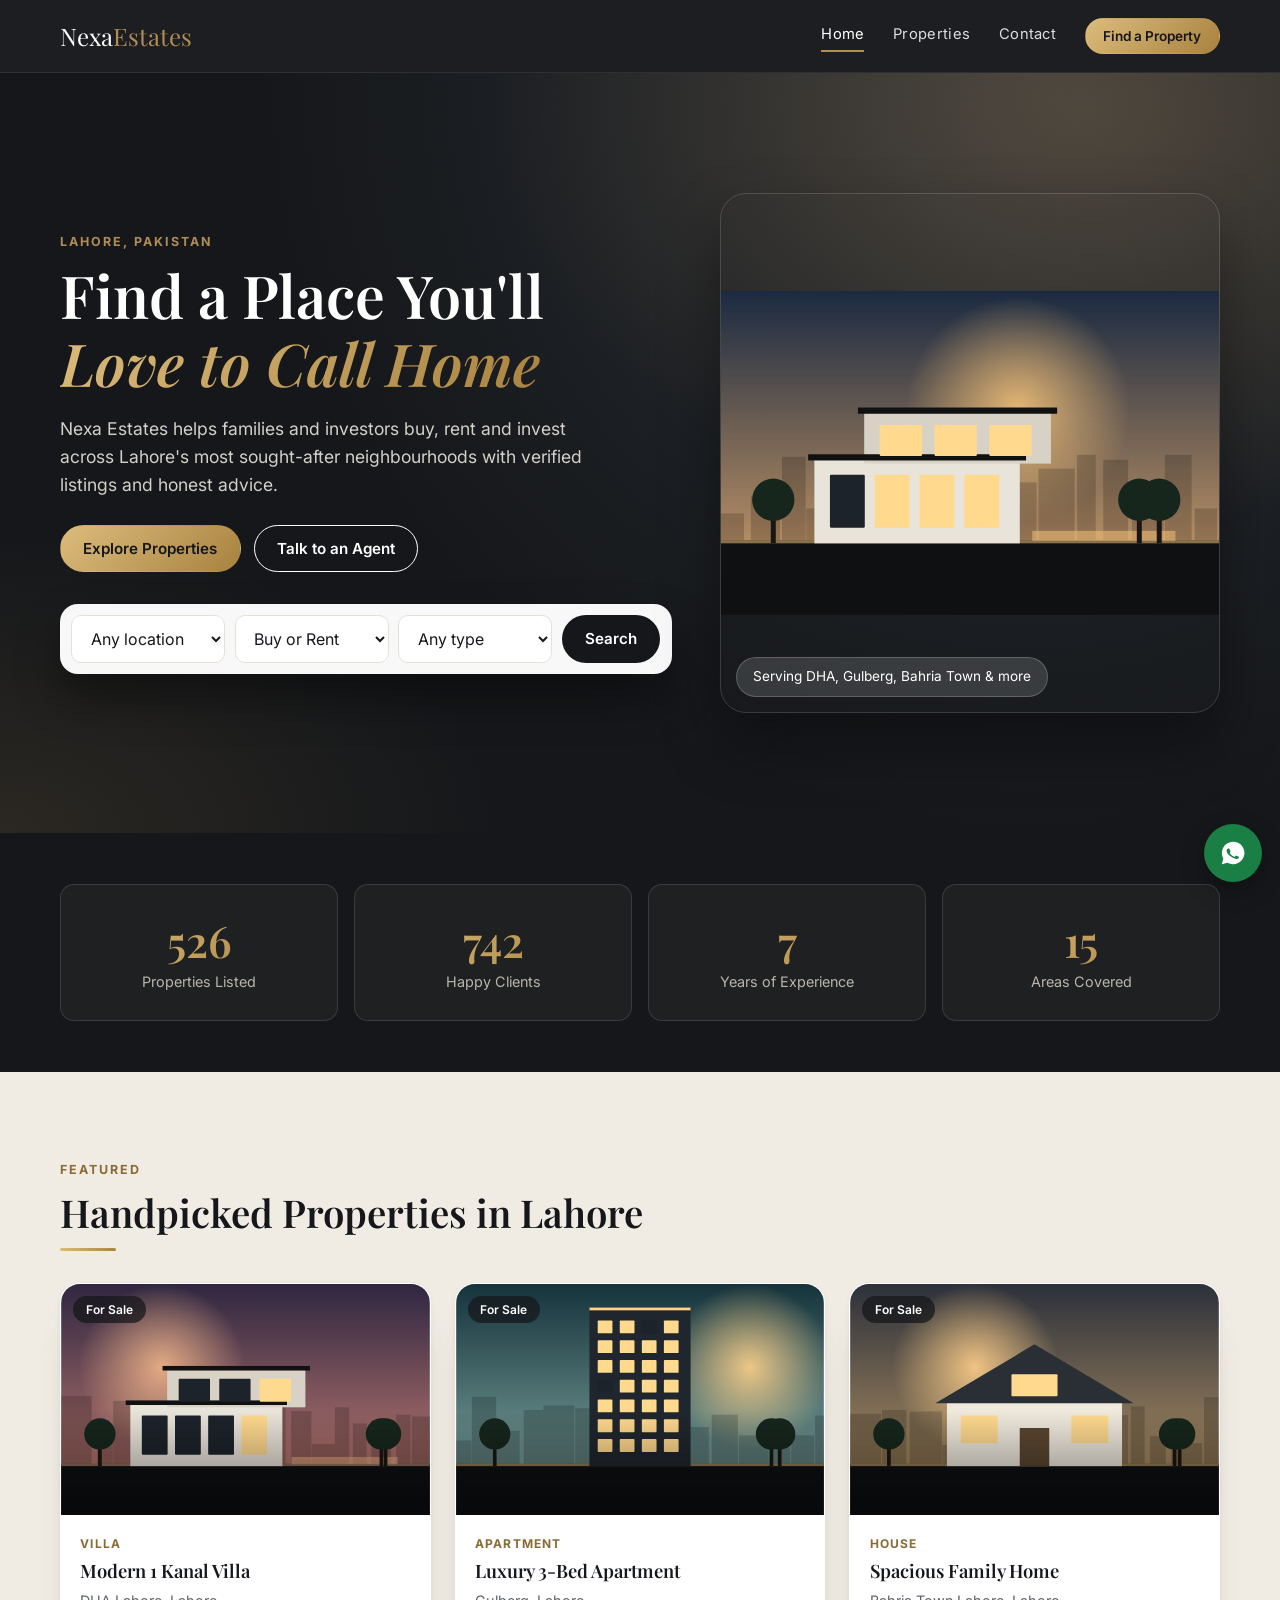
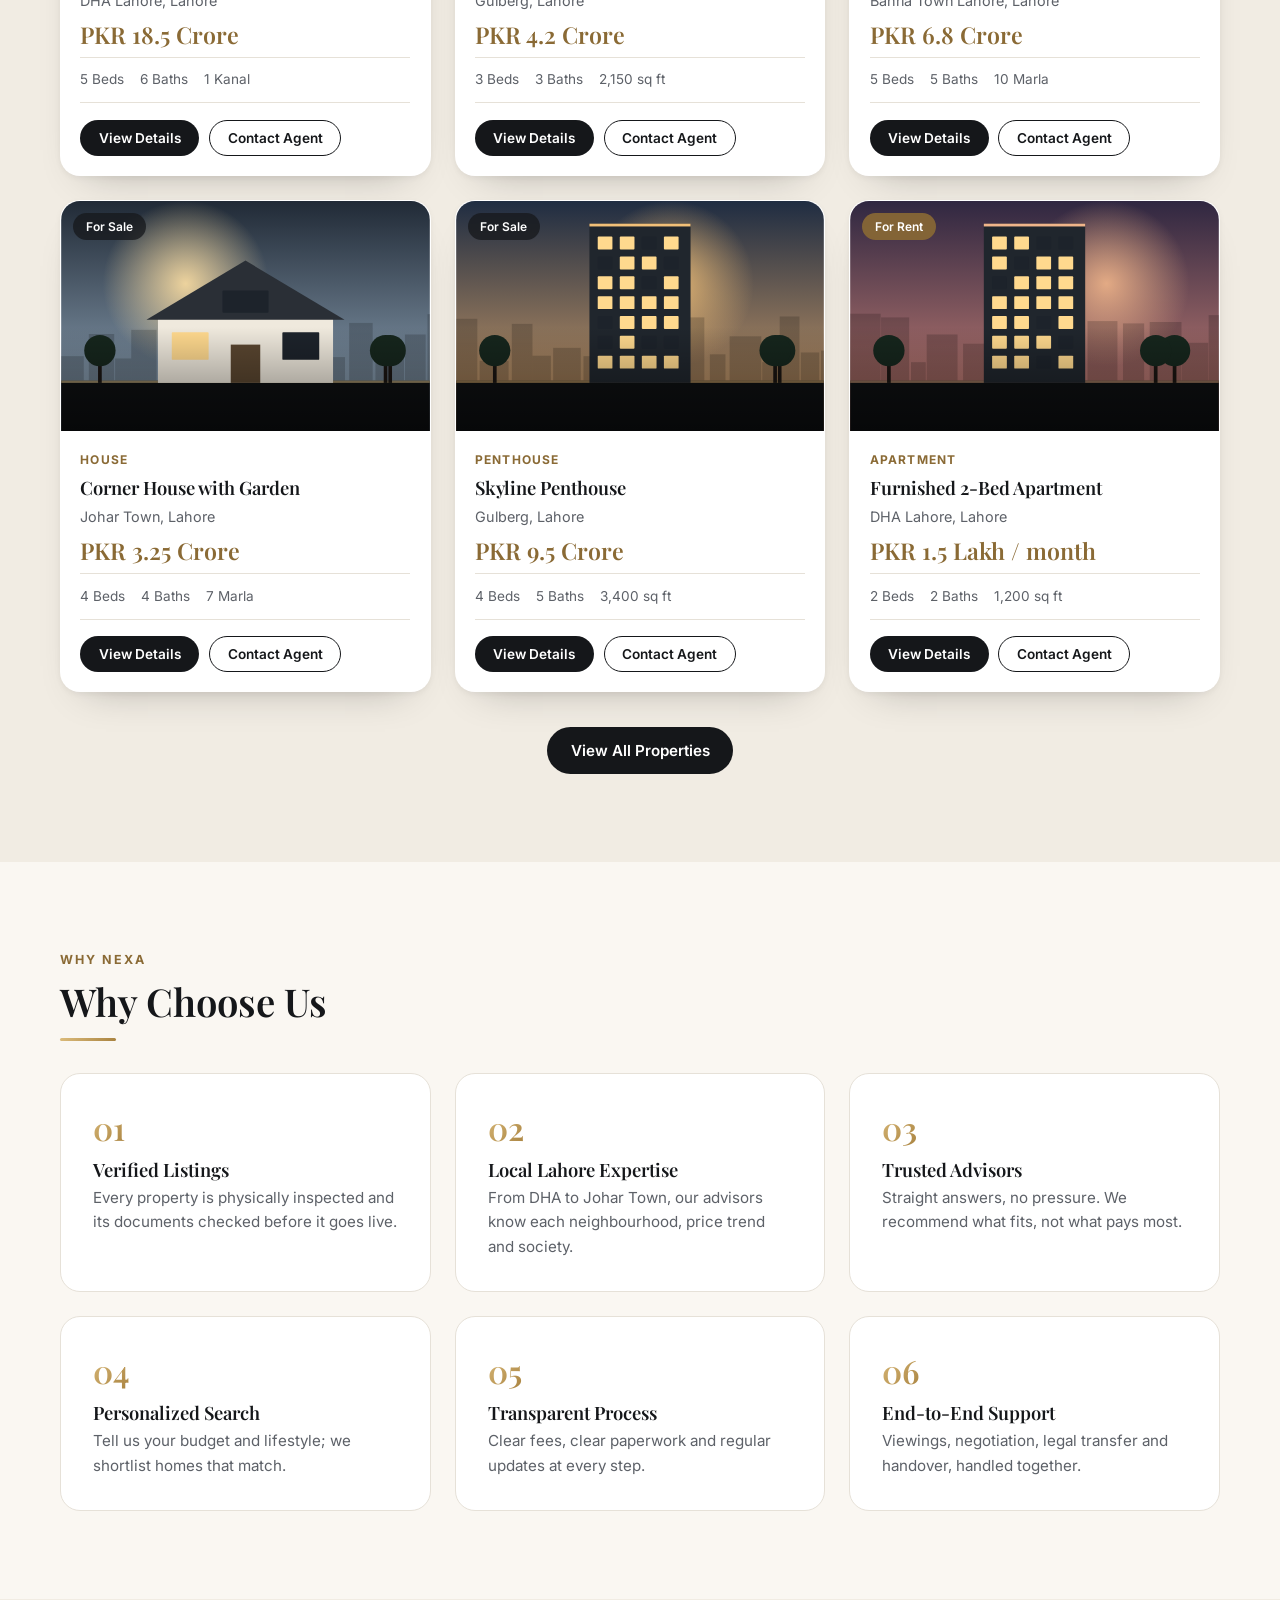
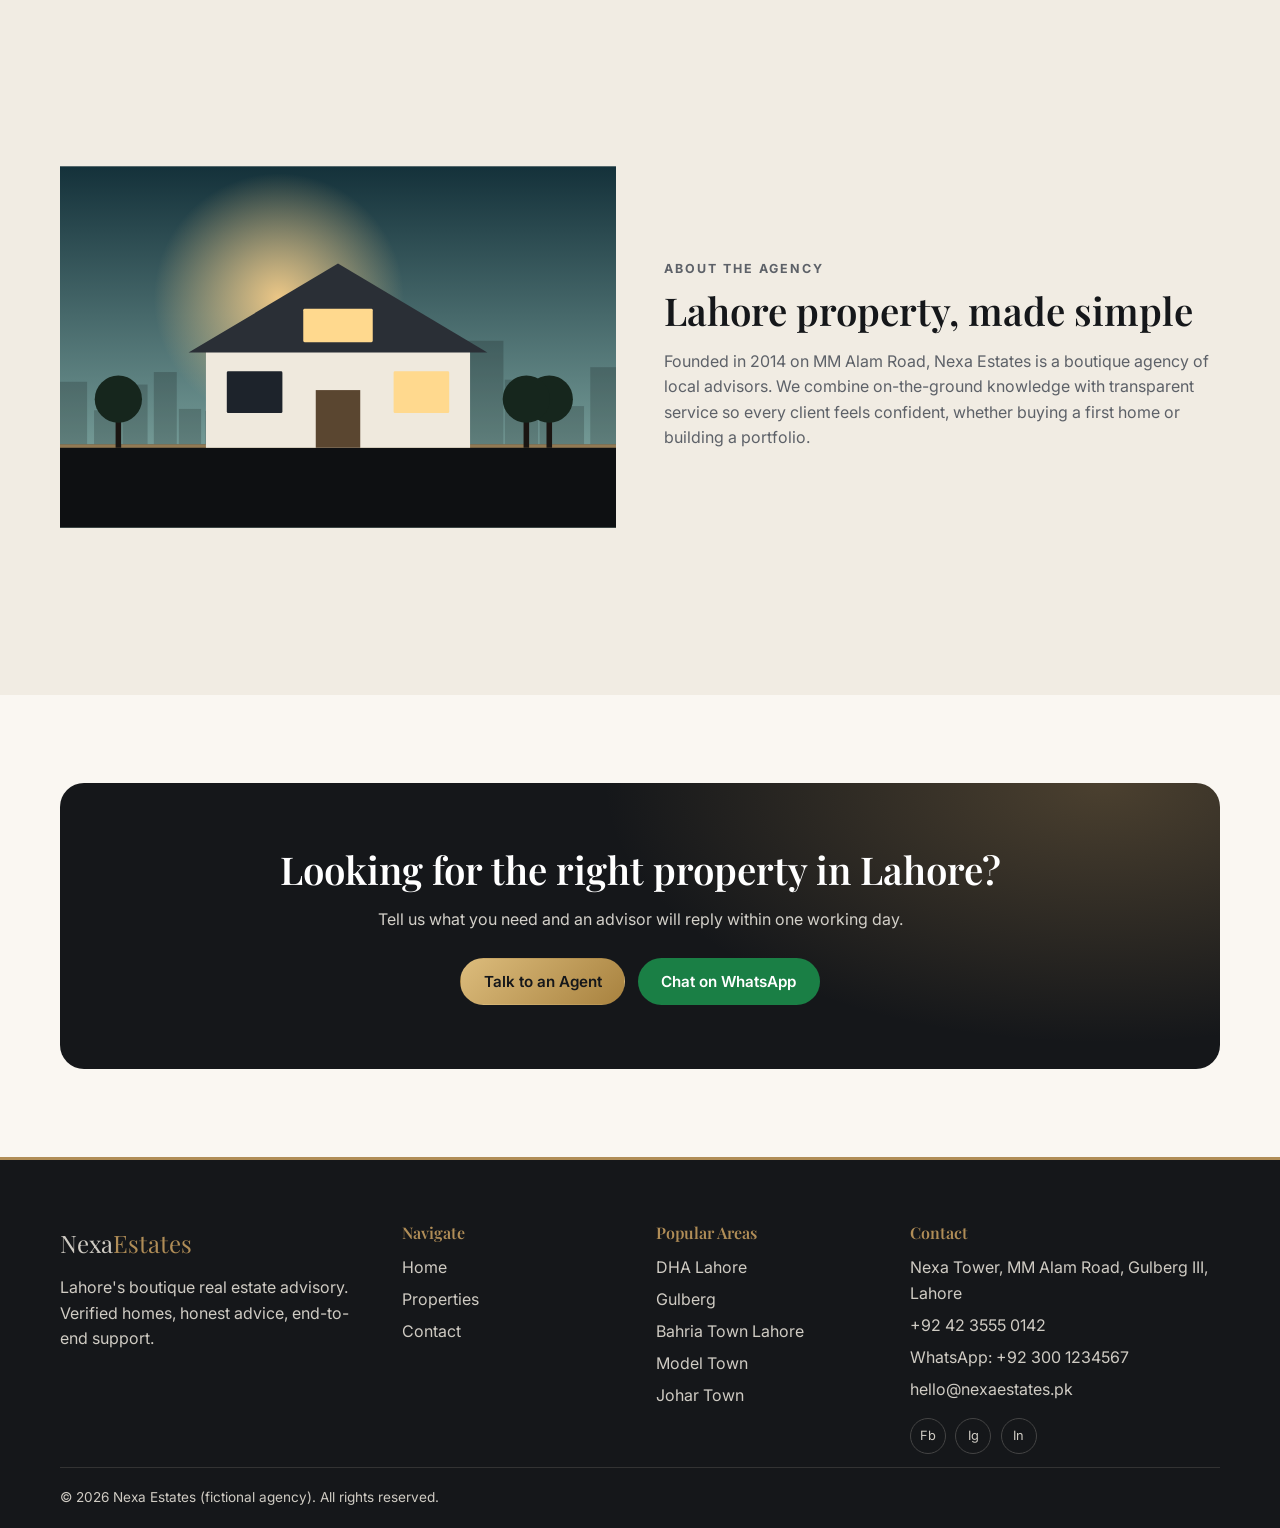
<file: index.html>
<!DOCTYPE html>
<html lang="en"><head><meta charset="utf-8"><meta name="viewport" content="width=device-width,initial-scale=1">
<title>Nexa Estates | Premium Real Estate in Lahore, Pakistan</title><meta name="description" content="Buy or rent verified homes in DHA, Gulberg, Bahria Town and Johar Town with Nexa Estates, Lahore.">
<link rel="preconnect" href="https://fonts.googleapis.com"><link rel="stylesheet" href="https://fonts.googleapis.com/css2?family=Inter:wght@400;500;600&family=Playfair+Display:ital,wght@0,500;0,600;1,500&display=swap">
<link rel="stylesheet" href="assets/css/style.css"><link rel="stylesheet" href="assets/css/components.css"><link rel="stylesheet" href="assets/css/responsive.css">
</head><body>
<a class="skip" href="#main">Skip to content</a>
<header class="site-header"><div class="container nav">
<a class="logo" href="index.html">Nexa<span>Estates</span></a>
<button class="nav-toggle" aria-expanded="false" aria-controls="menu" aria-label="Toggle menu"><span></span></button>
<nav id="menu" class="menu" aria-label="Main"><a href="index.html" aria-current="page">Home</a><a href="properties.html">Properties</a><a href="contact.html">Contact</a><a class="btn btn-accent btn-sm" href="properties.html">Find a Property</a></nav>
</div></header>
<main id="main">

<section class="hero"><div class="container hero-grid">
<div><p class="eyebrow">Lahore, Pakistan</p><h1>Find a Place You'll <em>Love to Call Home</em></h1>
<p class="lead">Nexa Estates helps families and investors buy, rent and invest across Lahore's most sought-after neighbourhoods with verified listings and honest advice.</p>
<div class="btn-row"><a class="btn btn-accent" href="properties.html">Explore Properties</a><a class="btn btn-light" href="contact.html">Talk to an Agent</a></div>
<form class="quick" action="properties.html" method="get" aria-label="Quick property search">
<label class="sr">Location</label><select name="location" aria-label="Location"><option value="">Any location</option><option>DHA Lahore</option><option>Gulberg</option><option>Bahria Town Lahore</option><option>Model Town</option><option>Johar Town</option></select>
<select name="purpose" aria-label="Purpose"><option value="">Buy or Rent</option><option value="buy">Buy</option><option value="rent">Rent</option></select>
<select name="type" aria-label="Property type"><option value="">Any type</option><option>House</option><option>Apartment</option><option>Villa</option><option>Penthouse</option></select>
<button class="btn btn-dark" type="submit">Search</button></form></div>
<figure class="hero-visual"><img src="assets/images/hero/hero.svg" alt="Illustration of a modern family home at dusk" width="800" height="520"><figcaption>Serving DHA, Gulberg, Bahria Town &amp; more</figcaption></figure>
</div></section>
<section class="section band"><div class="container"><div class="stats"><div class="stat"><strong data-count="850" data-suffix="+">0</strong><span>Properties Listed</span></div><div class="stat"><strong data-count="1200" data-suffix="+">0</strong><span>Happy Clients</span></div><div class="stat"><strong data-count="12" data-suffix="">0</strong><span>Years of Experience</span></div><div class="stat"><strong data-count="25" data-suffix="+">0</strong><span>Areas Covered</span></div></div></div></section>
<section class="section alt"><div class="container"><div class="section-head"><p class="eyebrow">Featured</p><h2>Handpicked Properties in Lahore</h2></div>
<div class="grid" id="featured" aria-live="polite"></div><p class="center"><a class="btn btn-dark" href="properties.html">View All Properties</a></p></div></section>
<section class="section"><div class="container"><div class="section-head"><p class="eyebrow">Why Nexa</p><h2>Why Choose Us</h2></div><div class="features"><article class="feature"><span class="num">01</span><h3>Verified Listings</h3><p>Every property is physically inspected and its documents checked before it goes live.</p></article><article class="feature"><span class="num">02</span><h3>Local Lahore Expertise</h3><p>From DHA to Johar Town, our advisors know each neighbourhood, price trend and society.</p></article><article class="feature"><span class="num">03</span><h3>Trusted Advisors</h3><p>Straight answers, no pressure. We recommend what fits, not what pays most.</p></article><article class="feature"><span class="num">04</span><h3>Personalized Search</h3><p>Tell us your budget and lifestyle; we shortlist homes that match.</p></article><article class="feature"><span class="num">05</span><h3>Transparent Process</h3><p>Clear fees, clear paperwork and regular updates at every step.</p></article><article class="feature"><span class="num">06</span><h3>End-to-End Support</h3><p>Viewings, negotiation, legal transfer and handover, handled together.</p></article></div></div></section>
<section class="section alt"><div class="container about"><img src="assets/images/about/about.svg" alt="Nexa Estates team office illustration" loading="lazy" width="800" height="520">
<div><p class="eyebrow">About the Agency</p><h2>Lahore property, made simple</h2><p>Founded in 2014 on MM Alam Road, Nexa Estates is a boutique agency of local advisors. We combine on-the-ground knowledge with transparent service so every client feels confident, whether buying a first home or building a portfolio.</p></div></div></section>
<section class="section"><div class="container cta"><h2>Looking for the right property in Lahore?</h2><p>Tell us what you need and an advisor will reply within one working day.</p>
<div class="btn-row"><a class="btn btn-accent" href="contact.html">Talk to an Agent</a><a class="btn btn-wa" href="https://wa.me/923001234567?text=Hello%20Nexa%20Estates" target="_blank" rel="noopener">Chat on WhatsApp</a></div></div></section>

</main>
<footer class="site-footer"><div class="container footer-grid">
<div><a class="logo" href="index.html">Nexa<span>Estates</span></a><p>Lahore's boutique real estate advisory. Verified homes, honest advice, end-to-end support.</p></div>
<div><h3>Navigate</h3><ul><li><a href="index.html">Home</a></li><li><a href="properties.html">Properties</a></li><li><a href="contact.html">Contact</a></li></ul></div>
<div><h3>Popular Areas</h3><ul><li><a href="properties.html?location=DHA+Lahore">DHA Lahore</a></li><li><a href="properties.html?location=Gulberg">Gulberg</a></li><li><a href="properties.html?location=Bahria+Town+Lahore">Bahria Town Lahore</a></li><li><a href="properties.html?location=Model+Town">Model Town</a></li><li><a href="properties.html?location=Johar+Town">Johar Town</a></li></ul></div>
<div><h3>Contact</h3><ul><li>Nexa Tower, MM Alam Road, Gulberg III, Lahore</li><li><a href="tel:+924235550142">+92 42 3555 0142</a></li><li><a href="https://wa.me/923001234567" target="_blank" rel="noopener">WhatsApp: +92 300 1234567</a></li><li><a href="mailto:hello@nexaestates.pk">hello@nexaestates.pk</a></li></ul>
<div class="social"><a href="#" aria-label="Facebook">Fb</a><a href="#" aria-label="Instagram">Ig</a><a href="#" aria-label="LinkedIn">In</a></div></div>
</div><p class="copy container">&copy; 2026 Nexa Estates (fictional agency). All rights reserved.</p></footer>
<a class="wa-float" href="https://wa.me/923001234567?text=Hello%20Nexa%20Estates%2C%20I%27m%20looking%20for%20a%20property%20in%20Lahore." target="_blank" rel="noopener" aria-label="Chat on WhatsApp"><img src="assets/icons/whatsapp.svg" alt="" width="30" height="30"></a>
<script src="assets/js/main.js"></script><script src="assets/js/properties.js"></script>
</body></html>
</file>
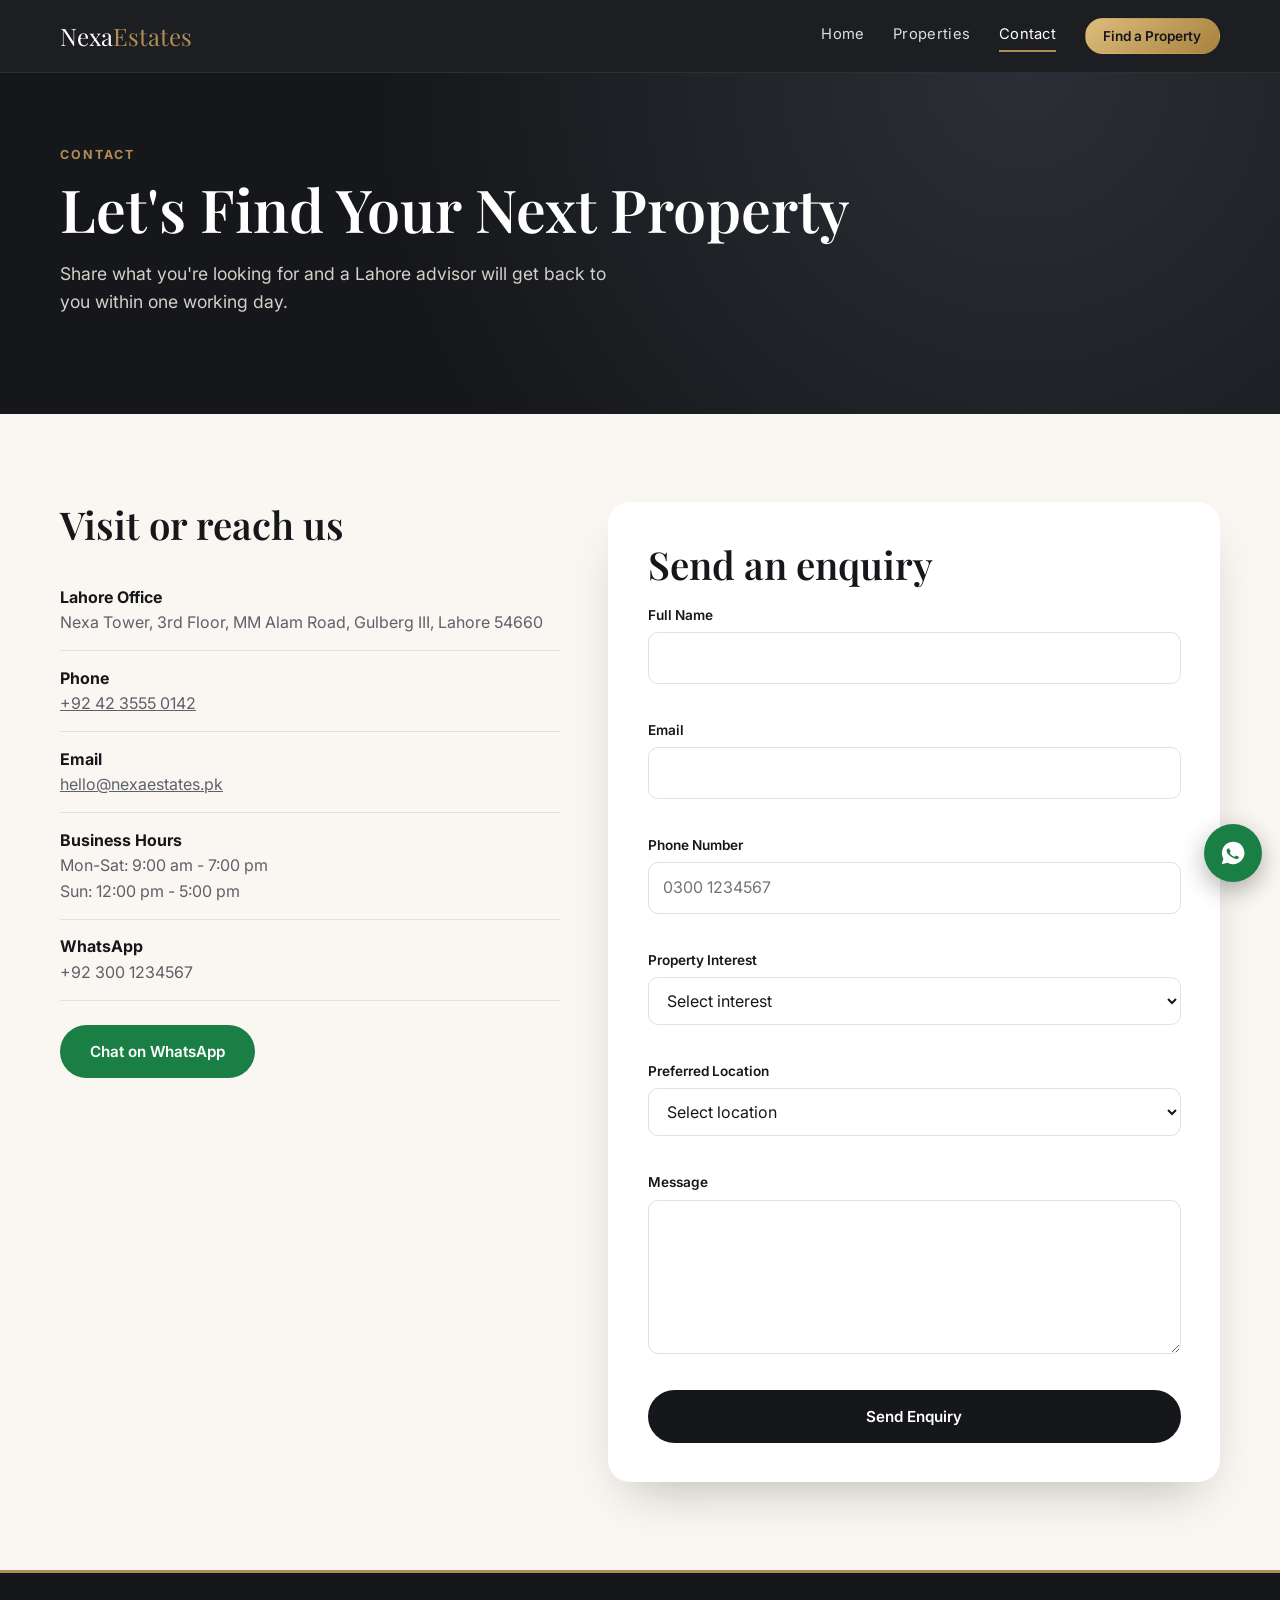
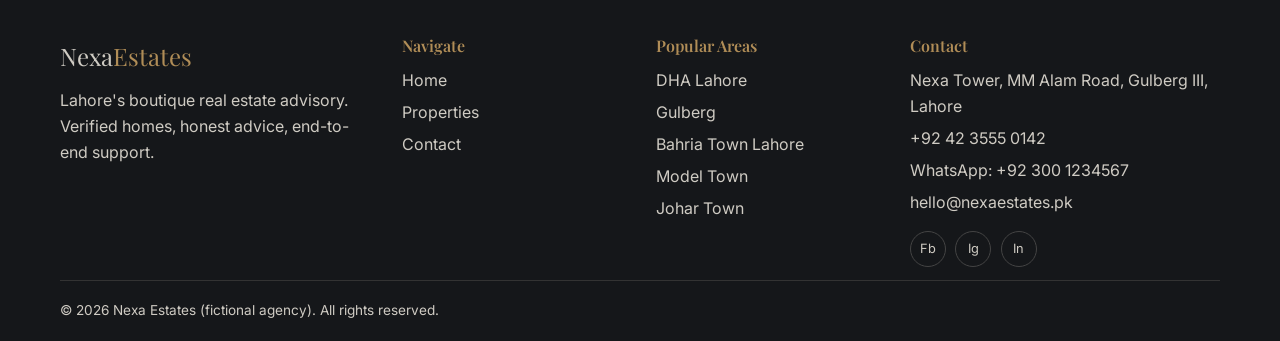
<file: contact.html>
<!DOCTYPE html>
<html lang="en"><head><meta charset="utf-8"><meta name="viewport" content="width=device-width,initial-scale=1">
<title>Contact Nexa Estates | Real Estate Agents in Lahore</title><meta name="description" content="Contact Nexa Estates in Gulberg, Lahore by form, phone or WhatsApp to find your next property.">
<link rel="preconnect" href="https://fonts.googleapis.com"><link rel="stylesheet" href="https://fonts.googleapis.com/css2?family=Inter:wght@400;500;600&family=Playfair+Display:ital,wght@0,500;0,600;1,500&display=swap">
<link rel="stylesheet" href="assets/css/style.css"><link rel="stylesheet" href="assets/css/components.css"><link rel="stylesheet" href="assets/css/responsive.css">
</head><body>
<a class="skip" href="#main">Skip to content</a>
<header class="site-header"><div class="container nav">
<a class="logo" href="index.html">Nexa<span>Estates</span></a>
<button class="nav-toggle" aria-expanded="false" aria-controls="menu" aria-label="Toggle menu"><span></span></button>
<nav id="menu" class="menu" aria-label="Main"><a href="index.html">Home</a><a href="properties.html">Properties</a><a href="contact.html" aria-current="page">Contact</a><a class="btn btn-accent btn-sm" href="properties.html">Find a Property</a></nav>
</div></header>
<main id="main">

<section class="page-hero"><div class="container"><p class="eyebrow">Contact</p><h1>Let's Find Your Next Property</h1><p class="lead">Share what you're looking for and a Lahore advisor will get back to you within one working day.</p></div></section>
<section class="section"><div class="container contact-grid">
<aside class="info"><h2>Visit or reach us</h2>
<ul class="info-list"><li><strong>Lahore Office</strong>Nexa Tower, 3rd Floor, MM Alam Road, Gulberg III, Lahore 54660</li>
<li><strong>Phone</strong><a href="tel:+924235550142">+92 42 3555 0142</a></li>
<li><strong>Email</strong><a href="mailto:hello@nexaestates.pk">hello@nexaestates.pk</a></li>
<li><strong>Business Hours</strong>Mon-Sat: 9:00 am - 7:00 pm<br>Sun: 12:00 pm - 5:00 pm</li>
<li><strong>WhatsApp</strong>+92 300 1234567</li></ul>
<a class="btn btn-wa btn-lg" href="https://wa.me/923001234567?text=Hello%20Nexa%20Estates%2C%20I%27d%20like%20to%20discuss%20a%20property." target="_blank" rel="noopener">Chat on WhatsApp</a></aside>
<div class="form-wrap"><h2>Send an enquiry</h2>
<div id="success" class="alert-success" role="status" hidden>Thank you! Your enquiry has been received. An advisor will contact you shortly.</div>
<form id="lead-form" novalidate>
<div class="field"><label for="c-name">Full Name</label><input id="c-name" name="name" type="text" autocomplete="name" aria-describedby="err-name" required><p class="error" id="err-name"></p></div><div class="field"><label for="c-email">Email</label><input id="c-email" name="email" type="email" autocomplete="email" aria-describedby="err-email" required><p class="error" id="err-email"></p></div><div class="field"><label for="c-phone">Phone Number</label><input id="c-phone" name="phone" type="tel" autocomplete="tel" placeholder="0300 1234567" aria-describedby="err-phone" required><p class="error" id="err-phone"></p></div>
<div class="field"><label for="c-interest">Property Interest</label><select id="c-interest" name="interest" aria-describedby="err-interest" required><option value="">Select interest</option><option>Buy a property</option><option>Rent a property</option><option>Sell / list my property</option><option>Investment advice</option></select><p class="error" id="err-interest"></p></div>
<div class="field"><label for="c-location">Preferred Location</label><select id="c-location" name="location" aria-describedby="err-location" required><option value="">Select location</option><option>DHA Lahore</option><option>Gulberg</option><option>Bahria Town Lahore</option><option>Model Town</option><option>Johar Town</option><option>Other</option></select><p class="error" id="err-location"></p></div>
<div class="field"><label for="c-message">Message</label><textarea id="c-message" name="message" rows="5" aria-describedby="err-message" required></textarea><p class="error" id="err-message"></p></div>
<button class="btn btn-dark btn-lg" type="submit">Send Enquiry</button></form></div>
</div></section>

</main>
<footer class="site-footer"><div class="container footer-grid">
<div><a class="logo" href="index.html">Nexa<span>Estates</span></a><p>Lahore's boutique real estate advisory. Verified homes, honest advice, end-to-end support.</p></div>
<div><h3>Navigate</h3><ul><li><a href="index.html">Home</a></li><li><a href="properties.html">Properties</a></li><li><a href="contact.html">Contact</a></li></ul></div>
<div><h3>Popular Areas</h3><ul><li><a href="properties.html?location=DHA+Lahore">DHA Lahore</a></li><li><a href="properties.html?location=Gulberg">Gulberg</a></li><li><a href="properties.html?location=Bahria+Town+Lahore">Bahria Town Lahore</a></li><li><a href="properties.html?location=Model+Town">Model Town</a></li><li><a href="properties.html?location=Johar+Town">Johar Town</a></li></ul></div>
<div><h3>Contact</h3><ul><li>Nexa Tower, MM Alam Road, Gulberg III, Lahore</li><li><a href="tel:+924235550142">+92 42 3555 0142</a></li><li><a href="https://wa.me/923001234567" target="_blank" rel="noopener">WhatsApp: +92 300 1234567</a></li><li><a href="mailto:hello@nexaestates.pk">hello@nexaestates.pk</a></li></ul>
<div class="social"><a href="#" aria-label="Facebook">Fb</a><a href="#" aria-label="Instagram">Ig</a><a href="#" aria-label="LinkedIn">In</a></div></div>
</div><p class="copy container">&copy; 2026 Nexa Estates (fictional agency). All rights reserved.</p></footer>
<a class="wa-float" href="https://wa.me/923001234567?text=Hello%20Nexa%20Estates%2C%20I%27m%20looking%20for%20a%20property%20in%20Lahore." target="_blank" rel="noopener" aria-label="Chat on WhatsApp"><img src="assets/icons/whatsapp.svg" alt="" width="30" height="30"></a>
<script src="assets/js/main.js"></script><script src="assets/js/properties.js"></script><script src="assets/js/contact.js"></script>
</body></html>
</file>
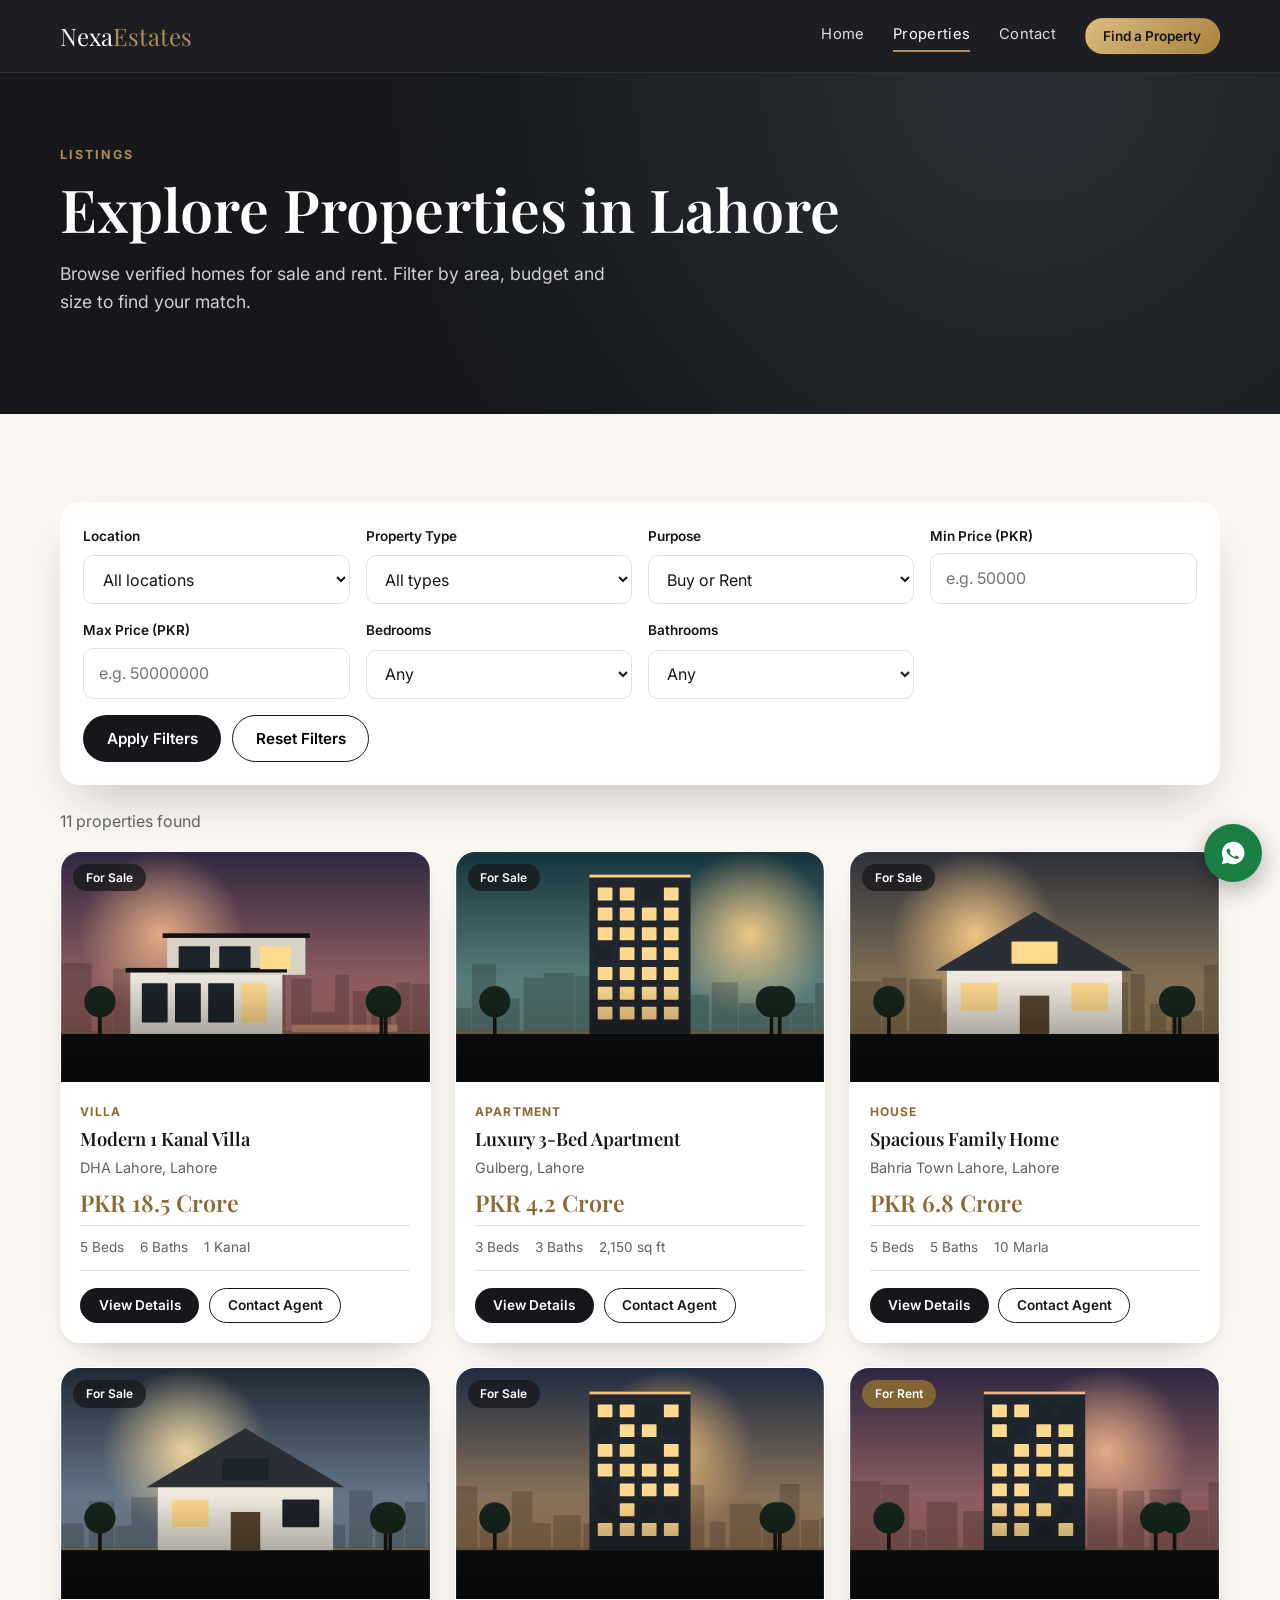
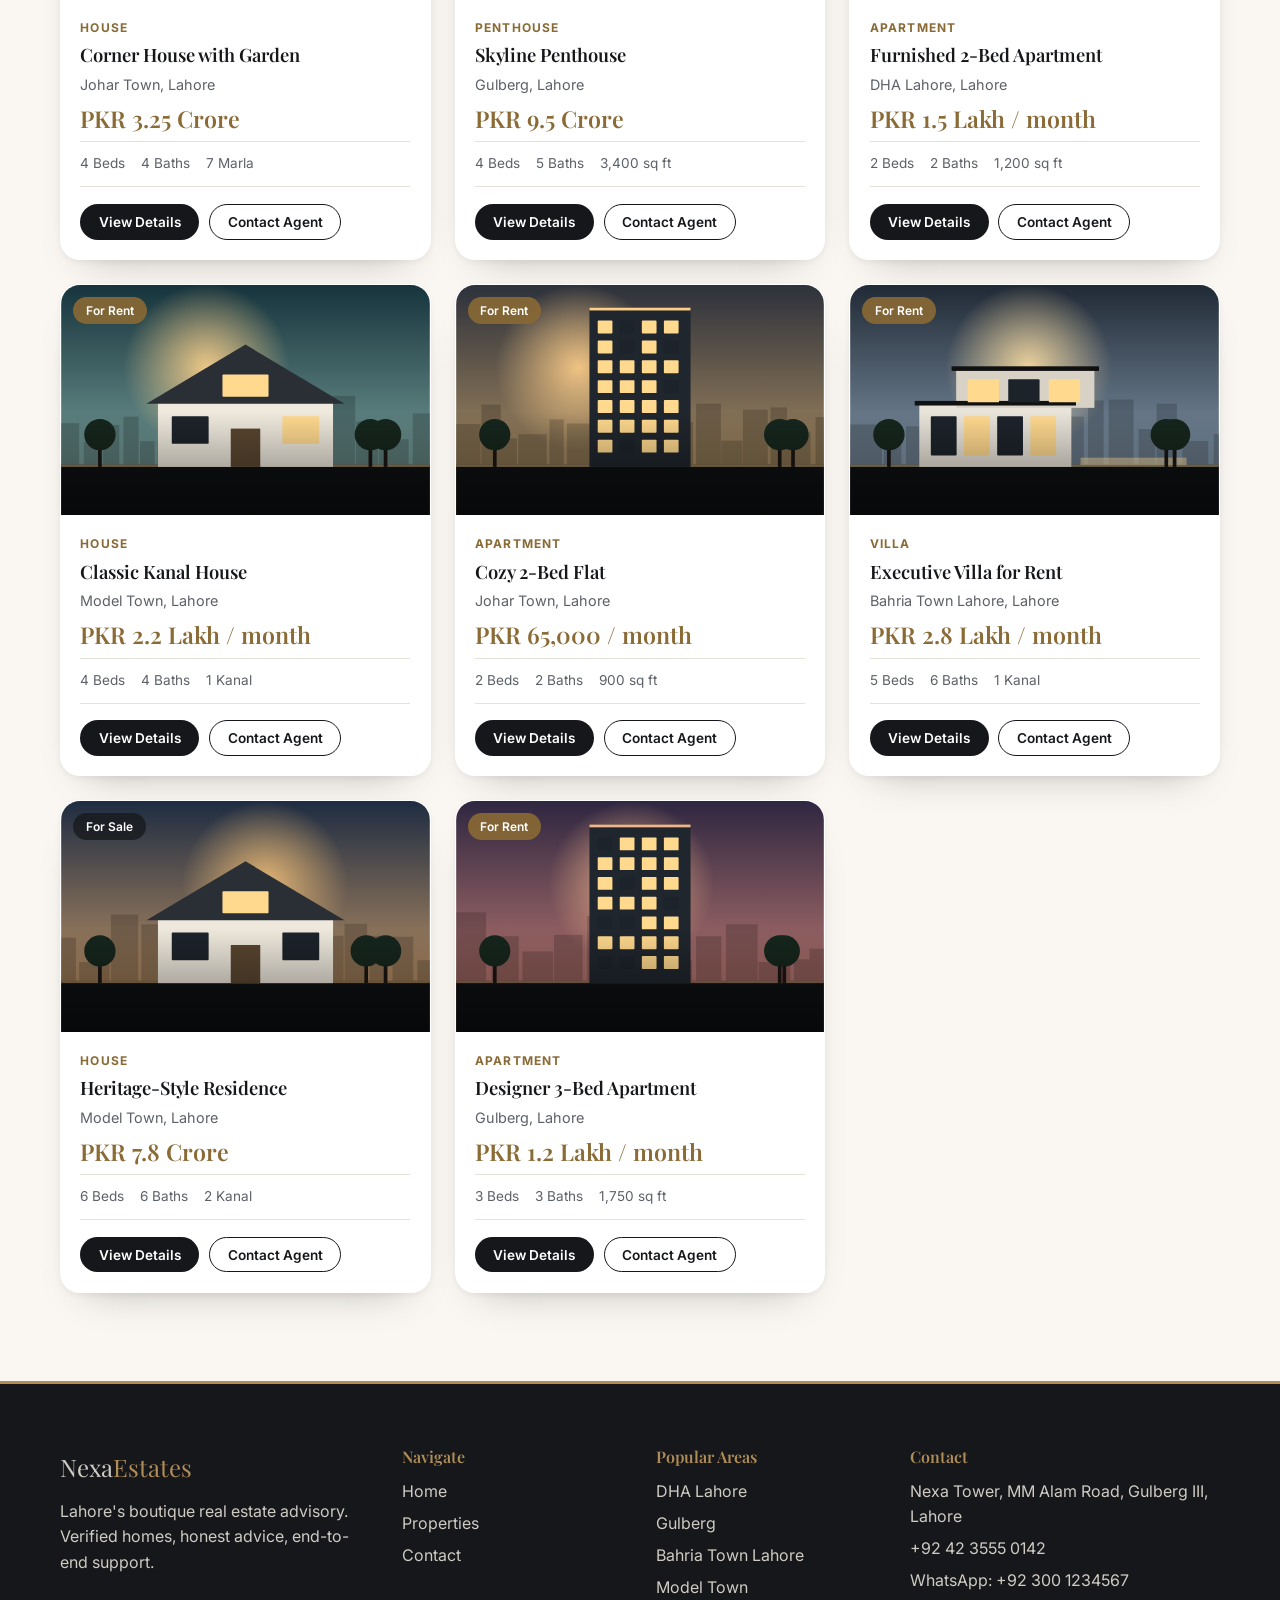
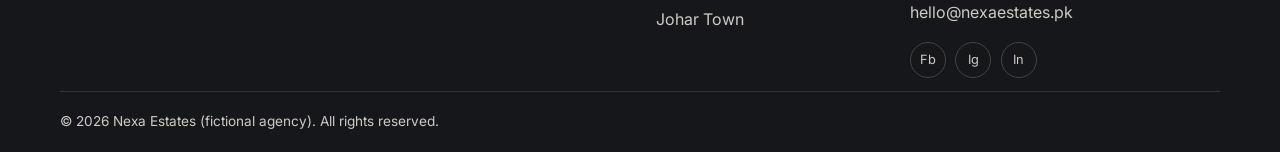
<file: properties.html>
<!DOCTYPE html>
<html lang="en"><head><meta charset="utf-8"><meta name="viewport" content="width=device-width,initial-scale=1">
<title>Properties for Sale & Rent in Lahore | Nexa Estates</title><meta name="description" content="Filter houses, apartments, villas and penthouses in DHA, Gulberg, Bahria Town, Model Town and Johar Town.">
<link rel="preconnect" href="https://fonts.googleapis.com"><link rel="stylesheet" href="https://fonts.googleapis.com/css2?family=Inter:wght@400;500;600&family=Playfair+Display:ital,wght@0,500;0,600;1,500&display=swap">
<link rel="stylesheet" href="assets/css/style.css"><link rel="stylesheet" href="assets/css/components.css"><link rel="stylesheet" href="assets/css/responsive.css">
</head><body>
<a class="skip" href="#main">Skip to content</a>
<header class="site-header"><div class="container nav">
<a class="logo" href="index.html">Nexa<span>Estates</span></a>
<button class="nav-toggle" aria-expanded="false" aria-controls="menu" aria-label="Toggle menu"><span></span></button>
<nav id="menu" class="menu" aria-label="Main"><a href="index.html">Home</a><a href="properties.html" aria-current="page">Properties</a><a href="contact.html">Contact</a><a class="btn btn-accent btn-sm" href="properties.html">Find a Property</a></nav>
</div></header>
<main id="main">

<section class="page-hero"><div class="container"><p class="eyebrow">Listings</p><h1>Explore Properties in Lahore</h1><p class="lead">Browse verified homes for sale and rent. Filter by area, budget and size to find your match.</p></div></section>
<section class="section"><div class="container">
<form id="filters" class="filters" aria-label="Property filters">
<div class="field"><label for="f-location">Location</label><select id="f-location" name="location"><option value="">All locations</option><option>DHA Lahore</option><option>Gulberg</option><option>Bahria Town Lahore</option><option>Model Town</option><option>Johar Town</option></select></div>
<div class="field"><label for="f-type">Property Type</label><select id="f-type" name="type"><option value="">All types</option><option>House</option><option>Apartment</option><option>Villa</option><option>Penthouse</option></select></div>
<div class="field"><label for="f-purpose">Purpose</label><select id="f-purpose" name="purpose"><option value="">Buy or Rent</option><option value="buy">Buy</option><option value="rent">Rent</option></select></div>
<div class="field"><label for="f-min">Min Price (PKR)</label><input id="f-min" name="min" type="number" min="0" step="10000" placeholder="e.g. 50000"></div>
<div class="field"><label for="f-max">Max Price (PKR)</label><input id="f-max" name="max" type="number" min="0" step="10000" placeholder="e.g. 50000000"></div>
<div class="field"><label for="f-beds">Bedrooms</label><select id="f-beds" name="beds"><option value="">Any</option><option value="1">1+</option><option value="2">2+</option><option value="3">3+</option><option value="4">4+</option><option value="5">5+</option></select></div>
<div class="field"><label for="f-baths">Bathrooms</label><select id="f-baths" name="baths"><option value="">Any</option><option value="1">1+</option><option value="2">2+</option><option value="3">3+</option><option value="4">4+</option></select></div>
<div class="filter-actions"><button class="btn btn-dark" type="submit">Apply Filters</button><button class="btn btn-outline" type="reset">Reset Filters</button></div>
</form>
<p id="count" class="count" role="status"></p>
<div class="grid" id="grid" aria-live="polite"></div>
<div id="empty" class="empty" hidden><h2>No properties match your current filters.</h2><p>Try widening your budget or choosing another area.</p><button class="btn btn-dark" type="button" data-clear>Clear Filters</button></div>
</div></section>

</main>
<footer class="site-footer"><div class="container footer-grid">
<div><a class="logo" href="index.html">Nexa<span>Estates</span></a><p>Lahore's boutique real estate advisory. Verified homes, honest advice, end-to-end support.</p></div>
<div><h3>Navigate</h3><ul><li><a href="index.html">Home</a></li><li><a href="properties.html">Properties</a></li><li><a href="contact.html">Contact</a></li></ul></div>
<div><h3>Popular Areas</h3><ul><li><a href="properties.html?location=DHA+Lahore">DHA Lahore</a></li><li><a href="properties.html?location=Gulberg">Gulberg</a></li><li><a href="properties.html?location=Bahria+Town+Lahore">Bahria Town Lahore</a></li><li><a href="properties.html?location=Model+Town">Model Town</a></li><li><a href="properties.html?location=Johar+Town">Johar Town</a></li></ul></div>
<div><h3>Contact</h3><ul><li>Nexa Tower, MM Alam Road, Gulberg III, Lahore</li><li><a href="tel:+924235550142">+92 42 3555 0142</a></li><li><a href="https://wa.me/923001234567" target="_blank" rel="noopener">WhatsApp: +92 300 1234567</a></li><li><a href="mailto:hello@nexaestates.pk">hello@nexaestates.pk</a></li></ul>
<div class="social"><a href="#" aria-label="Facebook">Fb</a><a href="#" aria-label="Instagram">Ig</a><a href="#" aria-label="LinkedIn">In</a></div></div>
</div><p class="copy container">&copy; 2026 Nexa Estates (fictional agency). All rights reserved.</p></footer>
<a class="wa-float" href="https://wa.me/923001234567?text=Hello%20Nexa%20Estates%2C%20I%27m%20looking%20for%20a%20property%20in%20Lahore." target="_blank" rel="noopener" aria-label="Chat on WhatsApp"><img src="assets/icons/whatsapp.svg" alt="" width="30" height="30"></a>
<script src="assets/js/main.js"></script><script src="assets/js/properties.js"></script><script src="assets/js/filters.js"></script>
</body></html>
</file>
<file: assets/css/style.css>
:root{--ink:#15171a;--ink2:#2a2d31;--paper:#faf7f2;--card:#fff;--muted:#5d6168;--line:#e6e1d8;--accent:#b08d57;--accent-d:#8a6a35;--r:14px;--sh:0 10px 30px rgba(20,20,20,.1);--serif:Georgia,'Times New Roman',serif;--sans:system-ui,-apple-system,'Segoe UI',Roboto,sans-serif}
*{box-sizing:border-box;margin:0}
html{scroll-behavior:smooth}
body{font:16px/1.6 var(--sans);color:var(--ink);background:var(--paper);overflow-x:hidden}
img{max-width:100%;display:block}
h1,h2,h3{font-family:var(--serif);line-height:1.15;font-weight:600}
h1{font-size:clamp(2.2rem,5vw,3.7rem)}h2{font-size:clamp(1.6rem,3.4vw,2.4rem)}h3{font-size:1.15rem}
ul{list-style:none;padding:0}
a{color:inherit}
:focus-visible{outline:3px solid var(--accent);outline-offset:2px}
.container{width:min(1160px,92%);margin-inline:auto}
.section{padding:clamp(3rem,7vw,5.5rem) 0}.alt{background:#f1ece3}
.section-head{max-width:640px;margin-bottom:2rem}
.eyebrow{font-size:.78rem;letter-spacing:.16em;text-transform:uppercase;font-weight:700;color:var(--accent-d);margin-bottom:.6rem}
.hero .eyebrow,.page-hero .eyebrow,.site-footer h3{color:var(--accent)}
.center{text-align:center;margin-top:2.2rem}
.sr{position:absolute;width:1px;height:1px;overflow:hidden;clip:rect(0 0 0 0)}
.skip{position:absolute;left:-999px}.skip:focus{left:8px;top:8px;background:#fff;padding:.5rem 1rem;z-index:99}
.site-header{position:sticky;top:0;z-index:50;background:rgba(21,23,26,.97);backdrop-filter:blur(8px);color:#fff}
.nav{display:flex;align-items:center;justify-content:space-between;height:72px}
.logo{font-family:var(--serif);font-size:1.5rem;text-decoration:none}.logo span{color:var(--accent)}
.menu{display:flex;align-items:center;gap:1.8rem}
.menu a:not(.btn){text-decoration:none;opacity:.85;border-bottom:2px solid transparent;padding:.2rem 0;transition:.2s}
.menu a:not(.btn):hover,.menu a[aria-current]{opacity:1;border-color:var(--accent)}
.nav-toggle{display:none}
.hero,.page-hero{background:radial-gradient(circle at 80% 0,#2b2f35,var(--ink) 60%);color:#fff}
.hero{padding:clamp(3rem,8vw,6rem) 0}.page-hero{padding:clamp(3rem,6vw,4.5rem) 0}
.hero-grid{display:grid;grid-template-columns:1.1fr .9fr;gap:3rem;align-items:center}
.lead{color:#d3d0c9;font-size:1.1rem;max-width:560px;margin:1.1rem 0 1.6rem}
.btn-row{display:flex;gap:.8rem;flex-wrap:wrap}
.hero-visual{position:relative}.hero-visual img{border-radius:20px;box-shadow:0 30px 60px rgba(0,0,0,.4)}
.hero-visual figcaption{position:absolute;left:1rem;bottom:1rem;background:rgba(21,23,26,.85);padding:.5rem 1rem;border-radius:999px;font-size:.85rem}
.stats{display:grid;grid-template-columns:repeat(4,1fr);gap:1rem}
.about{display:grid;grid-template-columns:1fr 1fr;gap:3rem;align-items:center}.about img{border-radius:var(--r)}.about p{color:var(--muted);margin-top:1rem}
.features{display:grid;grid-template-columns:repeat(3,1fr);gap:1.5rem}
.cta{background:var(--ink);color:#fff;border-radius:24px;padding:clamp(2rem,6vw,4rem);text-align:center}.cta p{color:#d3d0c9;margin:1rem 0 1.6rem}.cta .btn-row{justify-content:center}
.site-footer{background:var(--ink);color:#cfcbc3;padding-top:4rem}
.footer-grid{display:grid;grid-template-columns:1.4fr 1fr 1fr 1.4fr;gap:2rem}
.site-footer h3{font-size:1rem;margin-bottom:.8rem}.site-footer li{margin-bottom:.4rem}.site-footer a{text-decoration:none}.site-footer a:hover{color:#fff;text-decoration:underline}.site-footer p{margin-top:.8rem}
.social{display:flex;gap:.6rem;margin-top:1rem}.social a{width:36px;height:36px;border:1px solid #444;border-radius:50%;display:grid;place-items:center;font-size:.8rem}
.copy{border-top:1px solid #333;margin-top:2.5rem;padding:1.2rem 0;font-size:.85rem}
.contact-grid{display:grid;grid-template-columns:.9fr 1.1fr;gap:3rem;align-items:start}
.info-list{margin:1.5rem 0}.info-list li{padding:.9rem 0;border-bottom:1px solid var(--line);color:var(--muted)}.info-list strong{display:block;color:var(--ink)}

/* ===== Premium layer ===== */
:root{--serif:'Playfair Display',Georgia,serif;--sans:'Inter',system-ui,-apple-system,'Segoe UI',sans-serif;--gold:linear-gradient(135deg,#dcbc7c,#a8823f);--sh:0 24px 50px -22px rgba(20,20,20,.3)}
body{-webkit-font-smoothing:antialiased}
h1 em{font-style:italic;background:var(--gold);-webkit-background-clip:text;background-clip:text;color:transparent}
.hero{position:relative;overflow:hidden;padding:clamp(4rem,10vw,7.5rem) 0}
.hero::before{content:"";position:absolute;inset:0;pointer-events:none;background:radial-gradient(600px 420px at 85% 5%,rgba(176,141,87,.28),transparent),radial-gradient(500px 300px at 0 100%,rgba(176,141,87,.14),transparent)}
.hero-grid{position:relative}
.site-header{border-bottom:1px solid rgba(255,255,255,.08)}
.menu a:not(.btn){font-size:.92rem;letter-spacing:.02em}
.section-head h2::after{content:"";display:block;width:56px;height:3px;background:var(--gold);margin-top:.9rem;border-radius:3px}
.band{background:var(--ink);padding:3.2rem 0}
.cta{background:radial-gradient(500px 260px at 90% 0,rgba(176,141,87,.35),transparent),var(--ink)}
.js .reveal{opacity:0;transform:translateY(26px);transition:opacity .7s ease,transform .7s ease}.js .reveal.in{opacity:1;transform:none}
.site-footer{border-top:3px solid var(--accent)}
</file>
<file: assets/css/components.css>
.btn{display:inline-flex;align-items:center;justify-content:center;gap:.5rem;padding:.8rem 1.4rem;border-radius:999px;border:1.5px solid transparent;font:600 .95rem var(--sans);text-decoration:none;cursor:pointer;transition:transform .2s,background .2s,box-shadow .2s}
.btn:hover{transform:translateY(-2px);box-shadow:var(--sh)}
.btn-accent{background:var(--accent);color:var(--ink)}.btn-accent:hover{background:#c6a56d}
.btn-dark{background:var(--ink);color:#fff}.btn-dark:hover{background:var(--ink2)}
.btn-outline{border-color:var(--ink);background:transparent}.btn-light{border-color:#fff;color:#fff}
.btn-wa{background:#1a7f45;color:#fff}.btn-sm{padding:.55rem 1.1rem;font-size:.85rem}.btn-lg{padding:1rem 1.8rem}
.grid{display:grid;grid-template-columns:repeat(3,1fr);gap:1.5rem}
.card{background:var(--card);border:1px solid var(--line);border-radius:var(--r);overflow:hidden;display:flex;flex-direction:column;transition:transform .25s,box-shadow .25s}
.card:hover{transform:translateY(-4px);box-shadow:var(--sh)}
.card-media{position:relative;aspect-ratio:16/10;overflow:hidden}.card-media img{width:100%;height:100%;object-fit:cover;transition:transform .5s}.card:hover .card-media img{transform:scale(1.05)}
.badge{position:absolute;top:12px;left:12px;background:var(--ink);color:#fff;padding:.25rem .8rem;border-radius:999px;font-size:.75rem;font-weight:600}.badge.rent{background:var(--accent-d)}
.card-body{padding:1.2rem;display:flex;flex-direction:column;gap:.45rem;flex:1}
.type{font-size:.75rem;letter-spacing:.1em;text-transform:uppercase;color:var(--accent-d);font-weight:700}
.loc{color:var(--muted);font-size:.9rem}.price{font:600 1.35rem var(--serif)}
.meta{display:flex;gap:1rem;flex-wrap:wrap;font-size:.85rem;color:var(--muted);padding:.7rem 0;border-block:1px solid var(--line)}
.card-actions{display:flex;gap:.6rem;flex-wrap:wrap;margin-top:auto;padding-top:.6rem}
.stat{background:#fff;border:1px solid var(--line);border-radius:var(--r);padding:1.6rem;text-align:center}
.stat strong{display:block;font:600 2.4rem var(--serif);color:var(--accent-d)}.stat span{color:var(--muted);font-size:.9rem}
.feature{padding:1.6rem;border:1px solid var(--line);border-radius:var(--r);background:#fff;transition:.25s}.feature:hover{border-color:var(--accent);box-shadow:var(--sh)}
.feature .num{font:600 1.6rem var(--serif);color:var(--accent-d)}.feature h3{margin:.6rem 0 .4rem}.feature p{color:var(--muted);font-size:.95rem}
.quick{background:#fff;color:var(--ink);border-radius:var(--r);padding:.8rem;display:grid;grid-template-columns:repeat(3,1fr) auto;gap:.6rem;margin-top:2rem}
.quick select,.field input,.field select,.field textarea{padding:.75rem .9rem;border:1.5px solid var(--line);border-radius:10px;font:inherit;background:#fff;color:var(--ink);width:100%}
.filters{display:grid;grid-template-columns:repeat(4,1fr);gap:1rem;background:#fff;border:1px solid var(--line);border-radius:var(--r);padding:1.4rem;margin-bottom:1.5rem}
.filter-actions{grid-column:1/-1;display:flex;gap:.7rem;flex-wrap:wrap}
.field{display:grid;gap:.35rem}.field label{font-size:.85rem;font-weight:600}
.count{margin-bottom:1rem;color:var(--muted)}
.empty{text-align:center;padding:3.5rem 1rem;background:#fff;border:1px dashed var(--line);border-radius:var(--r)}.empty p{margin:.6rem 0 1.4rem;color:var(--muted)}
.form-wrap{background:#fff;border:1px solid var(--line);border-radius:var(--r);padding:clamp(1.4rem,4vw,2.4rem)}
.form-wrap form{display:grid;gap:1rem;margin-top:1.2rem}
[aria-invalid="true"]{border-color:#b3261e!important}
.error{color:#b3261e;font-size:.82rem;min-height:1.1em}
.alert-success{background:#e7f4ec;border:1px solid #1a7f45;color:#0f5a30;padding:1rem;border-radius:10px;margin-top:1rem}
.wa-float{position:fixed;right:18px;bottom:18px;width:58px;height:58px;border-radius:50%;background:#1a7f45;display:grid;place-items:center;box-shadow:0 8px 24px rgba(0,0,0,.3);z-index:60;transition:transform .2s}.wa-float:hover{transform:scale(1.08)}
dialog{border:0;border-radius:var(--r);padding:0;width:min(640px,92vw);overflow:hidden}dialog::backdrop{background:rgba(0,0,0,.6)}
.dlg-body{padding:1.5rem;display:grid;gap:.6rem}.dlg-body p{color:var(--muted)}

/* ===== Premium layer ===== */
.btn-accent{background:var(--gold);color:#15171a}.btn-accent:hover{filter:brightness(1.08)}
.btn-light:hover{background:#fff;color:var(--ink)}
.hero-visual img{border-radius:26px;border:1px solid rgba(255,255,255,.15)}
.hero-visual figcaption{background:rgba(255,255,255,.14);backdrop-filter:blur(10px);border:1px solid rgba(255,255,255,.2)}
.quick{background:rgba(255,255,255,.97);border-radius:18px;box-shadow:0 24px 44px rgba(0,0,0,.4);padding:.7rem}
.card{border-radius:20px;border-color:transparent;box-shadow:0 2px 6px rgba(0,0,0,.05),0 20px 40px -26px rgba(0,0,0,.3);animation:up .6s backwards}
.card:nth-child(3n+2){animation-delay:.08s}.card:nth-child(3n){animation-delay:.16s}
.card:hover{transform:translateY(-8px);box-shadow:var(--sh)}
.card-media::after{content:"";position:absolute;inset:auto 0 0;height:45%;background:linear-gradient(transparent,rgba(0,0,0,.5))}
.badge{z-index:1;background:rgba(21,23,26,.72);backdrop-filter:blur(6px)}.badge.rent{background:rgba(138,106,53,.9)}
.price{color:var(--accent-d);font-size:1.45rem}
@keyframes up{from{opacity:0;transform:translateY(22px)}}
.band .stat{background:rgba(255,255,255,.04);border-color:rgba(255,255,255,.12)}
.band .stat span{color:#b9b5ac}.band .stat strong{background:var(--gold);-webkit-background-clip:text;background-clip:text;color:transparent;font-size:2.7rem}
.feature{border-radius:20px;padding:2rem}.feature .num{font-size:2rem;background:var(--gold);-webkit-background-clip:text;background-clip:text;color:transparent}
.filters{border-radius:20px;box-shadow:var(--sh);border-color:transparent}
.field input:focus,.field select:focus,.field textarea:focus,.quick select:focus{border-color:var(--accent);box-shadow:0 0 0 4px rgba(176,141,87,.22);outline:0}
.form-wrap{border-radius:22px;box-shadow:var(--sh);border-color:transparent}
.empty{border-radius:20px}
@media(prefers-reduced-motion:reduce){*{animation:none!important;transition:none!important}.js .reveal{opacity:1;transform:none}}
</file>
<file: assets/css/responsive.css>
@media(max-width:1024px){.grid,.features{grid-template-columns:repeat(2,1fr)}.filters{grid-template-columns:repeat(3,1fr)}.footer-grid{grid-template-columns:1fr 1fr}}
@media(max-width:860px){
.nav-toggle{display:grid;place-items:center;width:44px;height:44px;background:none;border:1px solid #444;border-radius:10px;cursor:pointer}
.nav-toggle span,.nav-toggle span::before{display:block;width:20px;height:2px;background:#fff;position:relative;transition:.2s}
.nav-toggle span::before{content:"";position:absolute;top:6px}
.menu{position:absolute;top:72px;left:0;right:0;background:var(--ink);flex-direction:column;align-items:stretch;padding:1rem 4%;gap:1rem;display:none;border-top:1px solid #333}
.menu.open{display:flex}
.hero-grid,.about,.contact-grid{grid-template-columns:1fr}.stats{grid-template-columns:repeat(2,1fr)}
.quick{grid-template-columns:1fr 1fr}}
@media(max-width:600px){
.grid,.features,.filters,.footer-grid,.quick{grid-template-columns:1fr}
.btn-row .btn,.filter-actions .btn{flex:1 1 100%}
.hero-visual figcaption{font-size:.75rem}}
</file>
